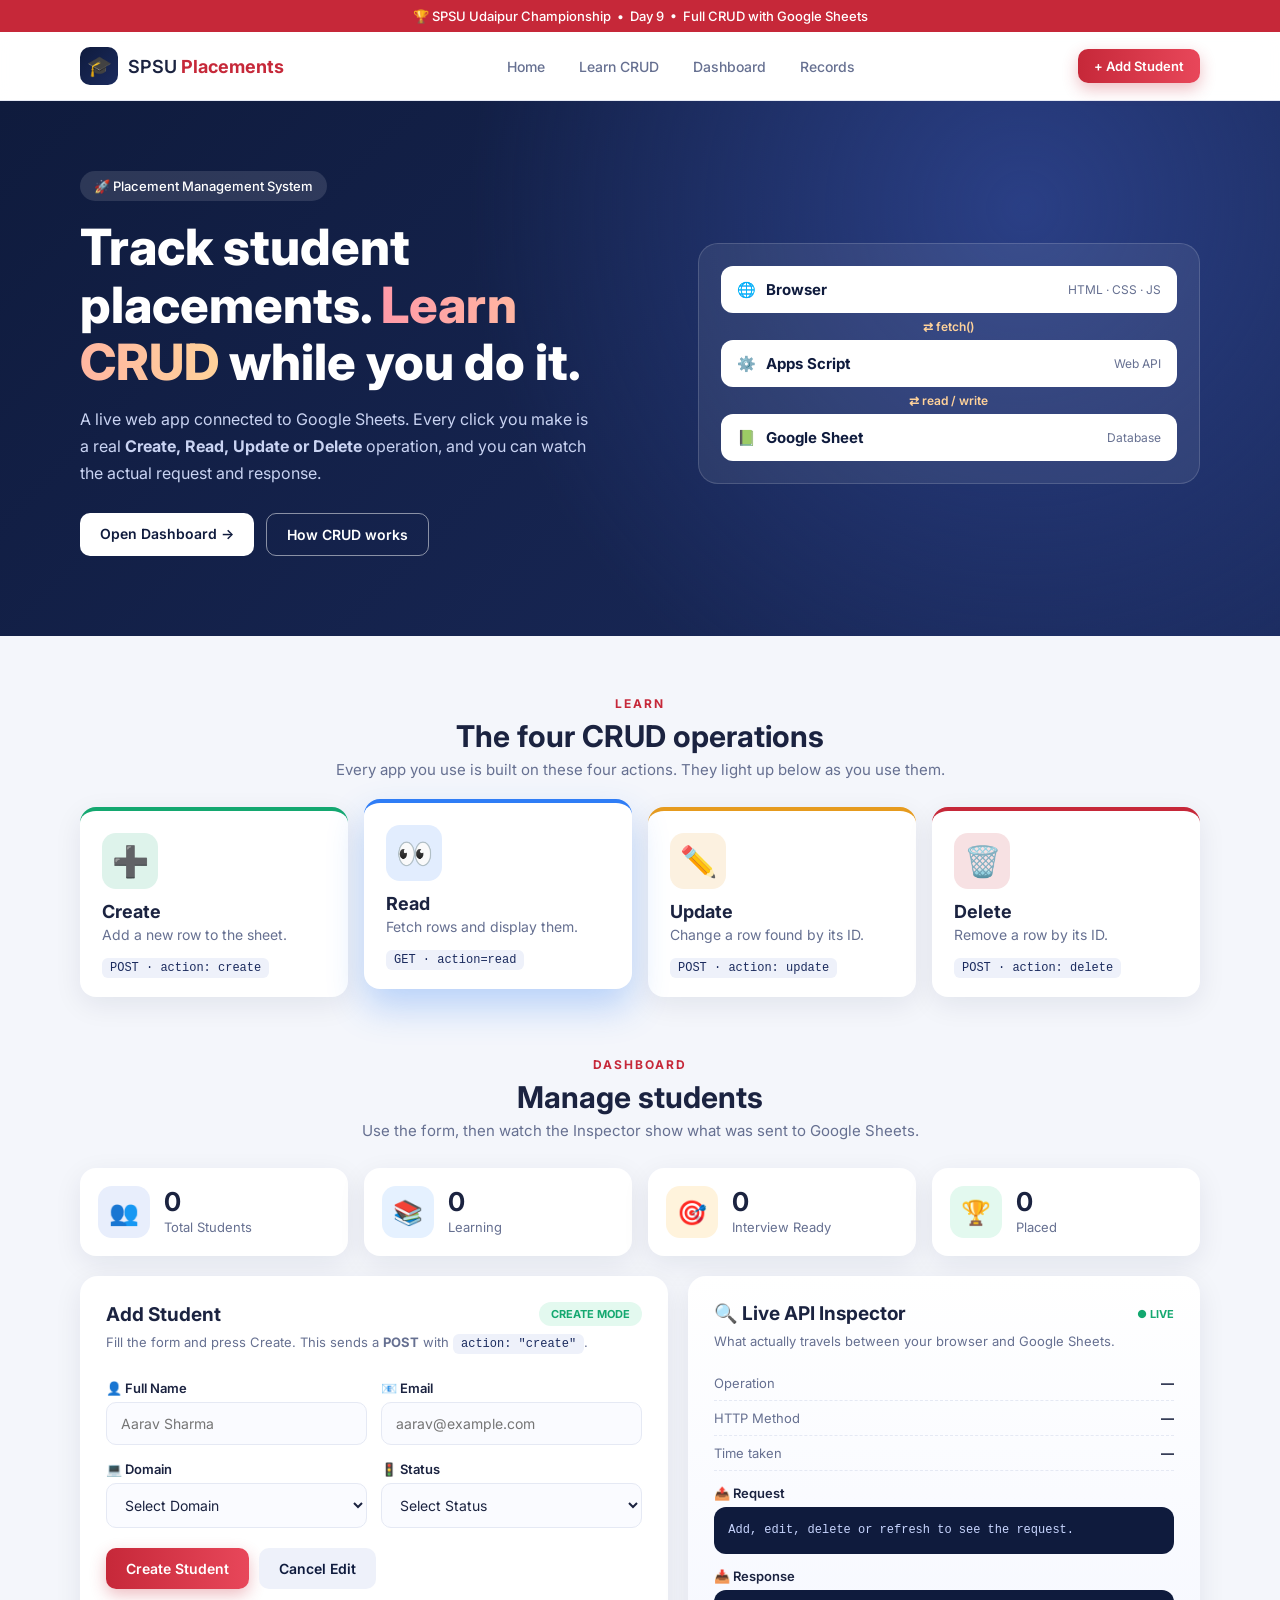
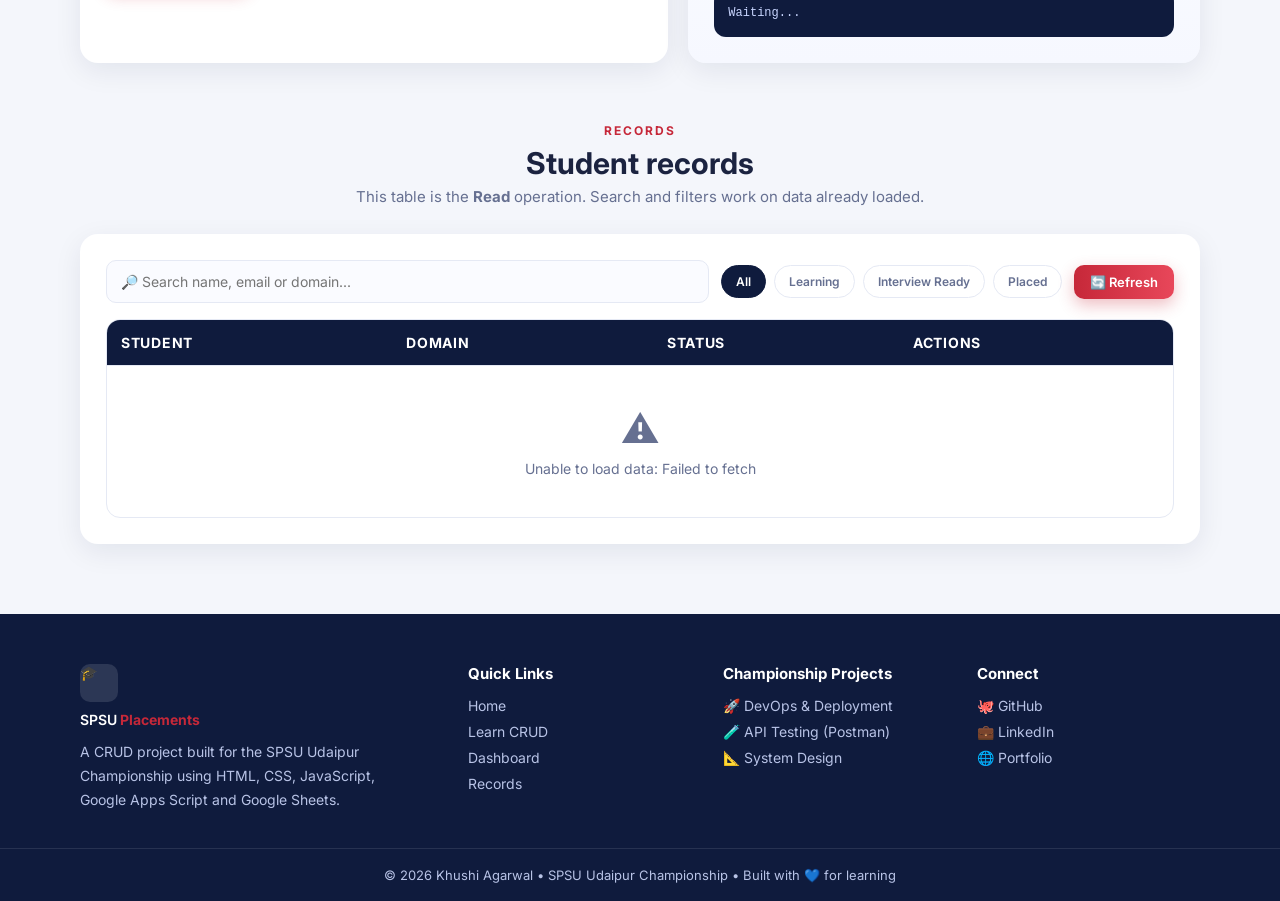
<file: index.html>
<!DOCTYPE html>
<html lang="en">
<head>
  <meta charset="UTF-8">
  <meta name="viewport" content="width=device-width, initial-scale=1.0">
  <title>SPSU Student Placement Tracker</title>
  <link href="https://fonts.googleapis.com/css2?family=Inter:wght@400;500;600;700;800&display=swap" rel="stylesheet">
  <link rel="stylesheet" href="style.css">
</head>
<body>

  <div class="topbar">🏆 SPSU Udaipur Championship &nbsp;•&nbsp; Day 9 &nbsp;•&nbsp; Full CRUD with Google Sheets</div>

  <nav class="navbar">
    <div class="wrap navInner">
      <a href="#home" class="brand"><span class="logo">🎓</span><span>SPSU<b> Placements</b></span></a>
      <div class="navLinks">
        <a href="#home">Home</a>
        <a href="#learn">Learn CRUD</a>
        <a href="#dashboard">Dashboard</a>
        <a href="#records">Records</a>
      </div>
      <a href="#dashboard" class="btn primary small">+ Add Student</a>
    </div>
  </nav>

  <header class="hero" id="home">
    <div class="wrap heroInner">
      <div class="heroText">
        <span class="badge">🚀 Placement Management System</span>
        <h1>Track student placements. <span class="grad">Learn CRUD</span> while you do it.</h1>
        <p>A live web app connected to Google Sheets. Every click you make is a real <b>Create, Read, Update or Delete</b> operation, and you can watch the actual request and response.</p>
        <div class="heroBtns">
          <a href="#dashboard" class="btn light">Open Dashboard →</a>
          <a href="#learn" class="btn outline">How CRUD works</a>
        </div>
      </div>
      <div class="heroArt">
        <div class="flow">
          <div class="flowItem">🌐 <b>Browser</b><small>HTML · CSS · JS</small></div>
          <div class="arrow">⇄ fetch()</div>
          <div class="flowItem">⚙️ <b>Apps Script</b><small>Web API</small></div>
          <div class="arrow">⇄ read / write</div>
          <div class="flowItem">📗 <b>Google Sheet</b><small>Database</small></div>
        </div>
      </div>
    </div>
  </header>

  <main class="wrap">

    <section id="learn" class="section">
      <div class="secHead"><span class="kicker">LEARN</span><h2>The four CRUD operations</h2><p>Every app you use is built on these four actions. They light up below as you use them.</p></div>
      <div class="crudGrid">
        <article class="crudCard c1" id="crud-create"><div class="crudIcon">➕</div><h3>Create</h3><p>Add a new row to the sheet.</p><code>POST · action: create</code></article>
        <article class="crudCard c2" id="crud-read"><div class="crudIcon">👀</div><h3>Read</h3><p>Fetch rows and display them.</p><code>GET · action=read</code></article>
        <article class="crudCard c3" id="crud-update"><div class="crudIcon">✏️</div><h3>Update</h3><p>Change a row found by its ID.</p><code>POST · action: update</code></article>
        <article class="crudCard c4" id="crud-delete"><div class="crudIcon">🗑️</div><h3>Delete</h3><p>Remove a row by its ID.</p><code>POST · action: delete</code></article>
      </div>
    </section>

    <section id="dashboard" class="section">
      <div class="secHead"><span class="kicker">DASHBOARD</span><h2>Manage students</h2><p>Use the form, then watch the Inspector show what was sent to Google Sheets.</p></div>

      <div class="stats">
        <div class="stat"><span class="statIcon bg1">👥</span><div><h4 id="statTotal">0</h4><p>Total Students</p></div></div>
        <div class="stat"><span class="statIcon bg2">📚</span><div><h4 id="statLearning">0</h4><p>Learning</p></div></div>
        <div class="stat"><span class="statIcon bg3">🎯</span><div><h4 id="statReady">0</h4><p>Interview Ready</p></div></div>
        <div class="stat"><span class="statIcon bg4">🏆</span><div><h4 id="statPlaced">0</h4><p>Placed</p></div></div>
      </div>

      <div class="layout">
        <div class="card formCard" id="formCard">
          <div class="cardHead"><h3 id="formTitle">Add Student</h3><span class="modeBadge" id="modeBadge">CREATE MODE</span></div>
          <p class="hint" id="modeHint">Fill the form and press Create. This sends a <b>POST</b> with <code>action: "create"</code>.</p>
          <form id="studentForm">
            <input type="hidden" id="studentId">
            <div class="two">
              <div><label for="name">👤 Full Name</label><input type="text" id="name" placeholder="Aarav Sharma" required></div>
              <div><label for="email">📧 Email</label><input type="email" id="email" placeholder="aarav@example.com" required></div>
              <div><label for="domain">💻 Domain</label>
                <select id="domain" required><option value="">Select Domain</option><option>Java Full Stack</option><option>Data Analytics</option><option>Python</option><option>Cloud</option><option>UI/UX</option></select></div>
              <div><label for="status">🚦 Status</label>
                <select id="status" required><option value="">Select Status</option><option>Learning</option><option>Interview Ready</option><option>Placed</option></select></div>
            </div>
            <div class="actions">
              <button type="submit" id="submitBtn" class="btn primary">Create Student</button>
              <button type="button" id="cancelBtn" class="btn ghost">Cancel Edit</button>
            </div>
          </form>
          <p id="message"></p>
        </div>

        <div class="card inspector">
          <div class="cardHead"><h3>🔍 Live API Inspector</h3><span class="live">● LIVE</span></div>
          <p class="hint">What actually travels between your browser and Google Sheets.</p>
          <div class="inspRow"><span>Operation</span><b id="inspOp">—</b></div>
          <div class="inspRow"><span>HTTP Method</span><b id="inspMethod">—</b></div>
          <div class="inspRow"><span>Time taken</span><b id="inspTime">—</b></div>
          <p class="inspLabel">📤 Request</p>
          <pre id="inspReq">Add, edit, delete or refresh to see the request.</pre>
          <p class="inspLabel">📥 Response</p>
          <pre id="inspRes">Waiting...</pre>
        </div>
      </div>
    </section>

    <section id="records" class="section">
      <div class="secHead"><span class="kicker">RECORDS</span><h2>Student records</h2><p>This table is the <b>Read</b> operation. Search and filters work on data already loaded.</p></div>
      <div class="card">
        <div class="toolbar">
          <input type="search" id="searchInput" placeholder="🔎 Search name, email or domain...">
          <div class="chips" id="chips">
            <button class="chip active" data-filter="All">All</button>
            <button class="chip" data-filter="Learning">Learning</button>
            <button class="chip" data-filter="Interview Ready">Interview Ready</button>
            <button class="chip" data-filter="Placed">Placed</button>
          </div>
          <button class="btn primary small" id="refreshBtn">🔄 Refresh</button>
        </div>
        <div class="tableWrapper">
          <table>
            <thead><tr><th>Student</th><th>Domain</th><th>Status</th><th>Actions</th></tr></thead>
            <tbody id="studentTableBody"></tbody>
          </table>
        </div>
      </div>
    </section>
  </main>

  <footer class="footer">
    <div class="wrap footGrid">
      <div>
        <a href="#home" class="brand light"><span class="logo">🎓</span><span>SPSU<b> Placements</b></span></a>
        <p class="footAbout">A CRUD project built for the SPSU Udaipur Championship using HTML, CSS, JavaScript, Google Apps Script and Google Sheets.</p>
      </div>
      <div>
        <h5>Quick Links</h5>
        <a href="#home">Home</a><a href="#learn">Learn CRUD</a><a href="#dashboard">Dashboard</a><a href="#records">Records</a>
      </div>
      <div>
        <h5>Championship Projects</h5>
        <a href="projects/devops/index.html">🚀 DevOps &amp; Deployment</a>
        <a href="projects/api-testing/index.html">🧪 API Testing (Postman)</a>
        <a href="projects/system-design/index.html">📐 System Design</a>
      </div>
      <div>
        <h5>Connect</h5>
        <a href="https://github.com/Khuhsirox25" target="_blank" rel="noopener">🐙 GitHub</a>
        <a href="https://www.linkedin.com/in/khushi-agarwal-5745a8314/" target="_blank" rel="noopener">💼 LinkedIn</a>
        <a href="https://khuhsirox25.github.io/portfolio_new/" target="_blank" rel="noopener">🌐 Portfolio</a>
      </div>
    </div>
    <div class="footBottom">© 2026 Khushi Agarwal • SPSU Udaipur Championship • Built with 💙 for learning</div>
  </footer>

  <div class="modalBack" id="modalBack">
    <div class="modal">
      <div class="modalIcon">🗑️</div>
      <h3>Delete this student?</h3>
      <p id="modalText">This permanently removes the row from your Google Sheet.</p>
      <div class="actions center">
        <button class="btn ghost" id="modalCancel">Keep it</button>
        <button class="btn danger" id="modalConfirm">Yes, delete</button>
      </div>
    </div>
  </div>
  <div class="toast" id="toast"></div>

  <script src="script.js"></script>
</body>
</html>
</file>
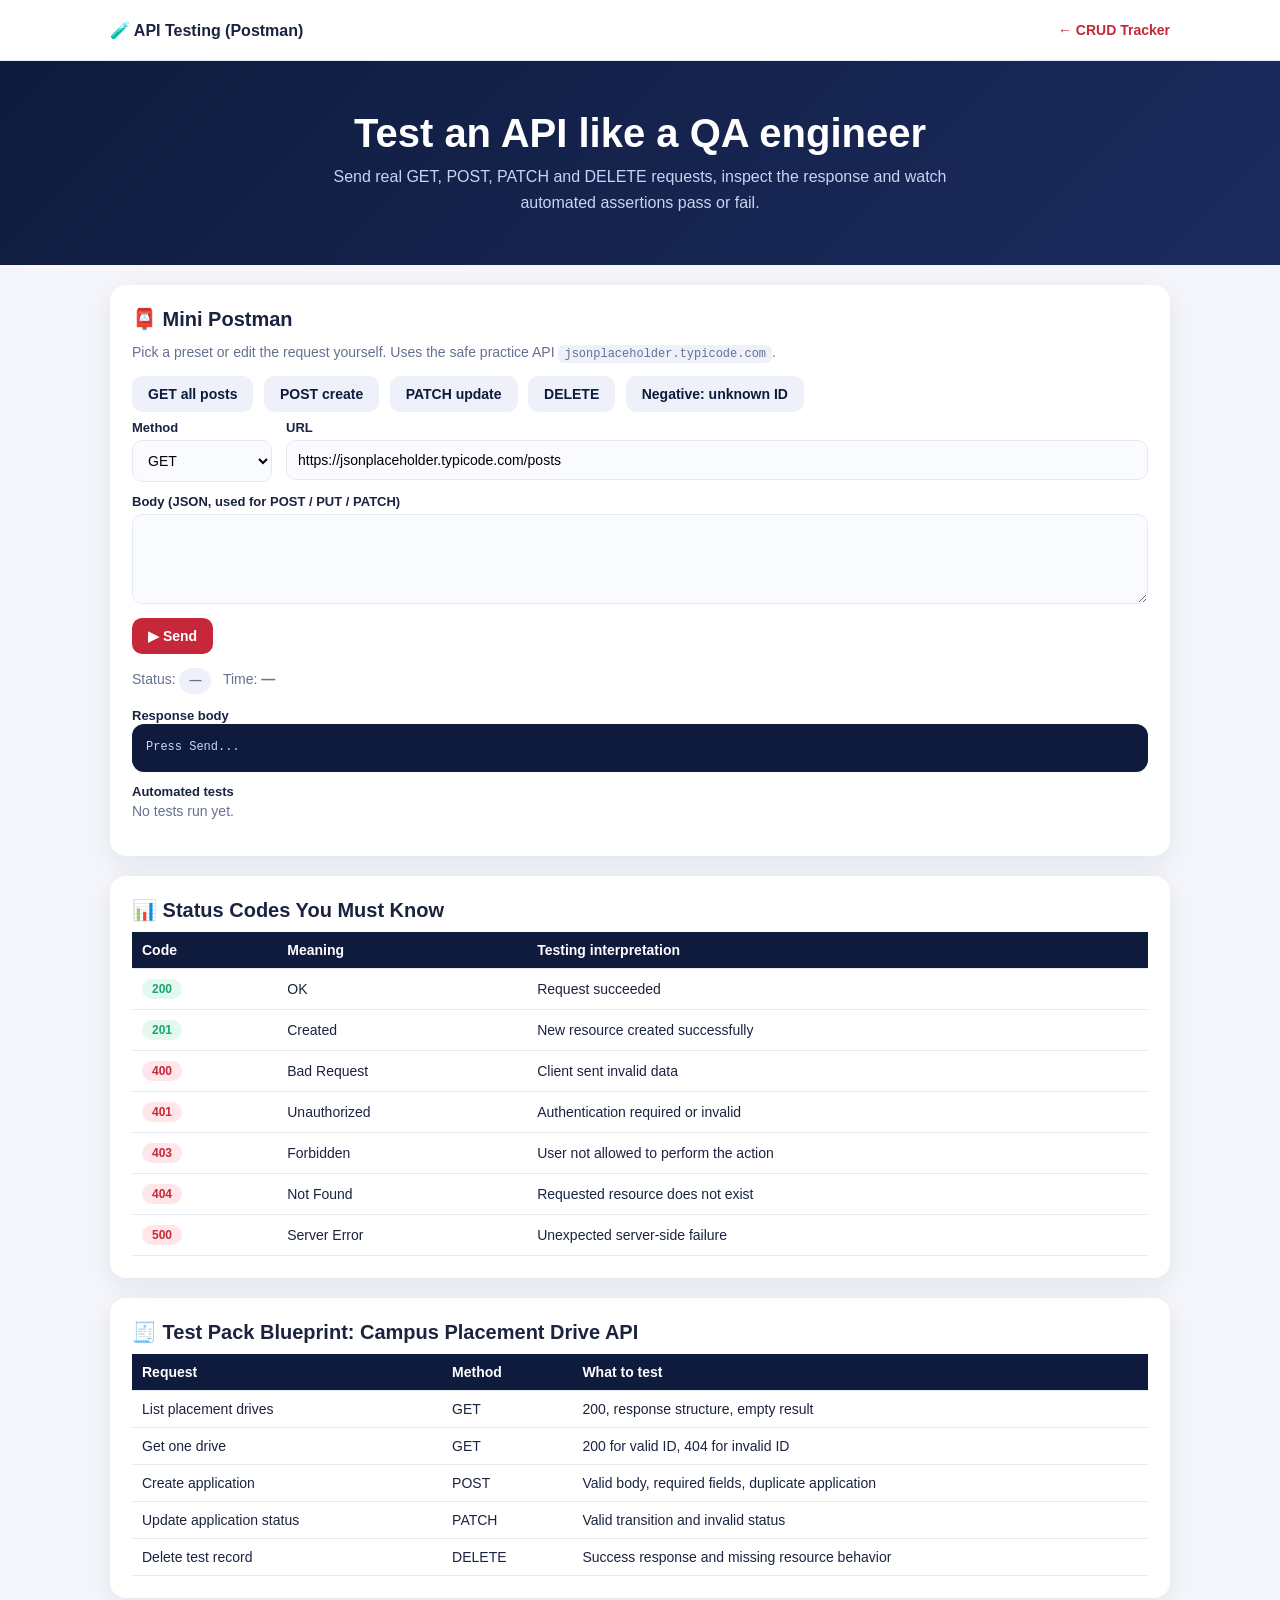
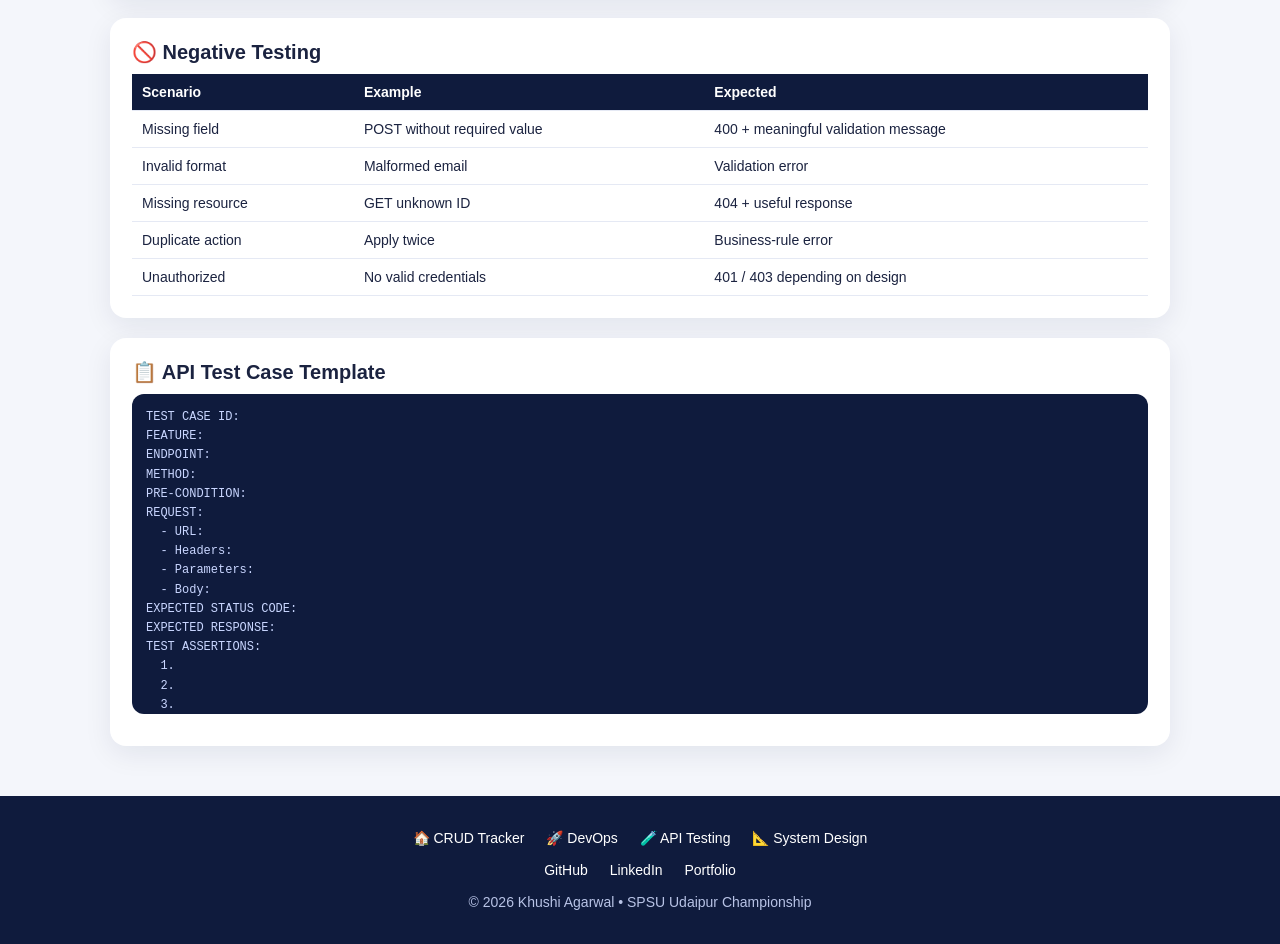
<file: projects/api-testing/index.html>
<!DOCTYPE html>
<html lang="en">
<head>
<meta charset="UTF-8">
<meta name="viewport" content="width=device-width,initial-scale=1">
<title>API Testing War Arena</title>
<link rel="stylesheet" href="../shared.css">
</head>
<body>
<nav><div class="wrap"><span>🧪 API Testing (Postman)</span><a href="../../index.html">← CRUD Tracker</a></div></nav>

<header class="hero"><div class="wrap">
  <h1>Test an API like a QA engineer</h1>
  <p>Send real GET, POST, PATCH and DELETE requests, inspect the response and watch automated assertions pass or fail.</p>
</div></header>

<main class="wrap">

  <section class="card">
    <h2>📮 Mini Postman</h2>
    <p class="muted">Pick a preset or edit the request yourself. Uses the safe practice API <code>jsonplaceholder.typicode.com</code>.</p>
    <button class="alt" data-p="0">GET all posts</button>
    <button class="alt" data-p="1">POST create</button>
    <button class="alt" data-p="2">PATCH update</button>
    <button class="alt" data-p="3">DELETE</button>
    <button class="alt" data-p="4">Negative: unknown ID</button>

    <div class="grid" style="grid-template-columns:140px 1fr">
      <div><label>Method</label>
        <select id="method"><option>GET</option><option>POST</option><option>PUT</option><option>PATCH</option><option>DELETE</option></select></div>
      <div><label>URL</label><input id="url" value="https://jsonplaceholder.typicode.com/posts"></div>
    </div>
    <label>Body (JSON, used for POST / PUT / PATCH)</label>
    <textarea id="body"></textarea>
    <button id="send">▶ Send</button>

    <p class="muted" style="margin-top:8px">
      Status: <span id="status" class="tag">—</span> &nbsp;
      Time: <b id="time">—</b>
    </p>
    <label>Response body</label>
    <pre id="resp">Press Send...</pre>
    <label>Automated tests</label>
    <div id="tests" class="muted">No tests run yet.</div>
  </section>

  <section class="card">
    <h2>📊 Status Codes You Must Know</h2>
    <div class="tw"><table>
      <tr><th>Code</th><th>Meaning</th><th>Testing interpretation</th></tr>
      <tr><td><span class="tag s200">200</span></td><td>OK</td><td>Request succeeded</td></tr>
      <tr><td><span class="tag s200">201</span></td><td>Created</td><td>New resource created successfully</td></tr>
      <tr><td><span class="tag s400">400</span></td><td>Bad Request</td><td>Client sent invalid data</td></tr>
      <tr><td><span class="tag s400">401</span></td><td>Unauthorized</td><td>Authentication required or invalid</td></tr>
      <tr><td><span class="tag s400">403</span></td><td>Forbidden</td><td>User not allowed to perform the action</td></tr>
      <tr><td><span class="tag s400">404</span></td><td>Not Found</td><td>Requested resource does not exist</td></tr>
      <tr><td><span class="tag s400">500</span></td><td>Server Error</td><td>Unexpected server-side failure</td></tr>
    </table></div>
  </section>

  <section class="card">
    <h2>🧾 Test Pack Blueprint: Campus Placement Drive API</h2>
    <div class="tw"><table>
      <tr><th>Request</th><th>Method</th><th>What to test</th></tr>
      <tr><td>List placement drives</td><td>GET</td><td>200, response structure, empty result</td></tr>
      <tr><td>Get one drive</td><td>GET</td><td>200 for valid ID, 404 for invalid ID</td></tr>
      <tr><td>Create application</td><td>POST</td><td>Valid body, required fields, duplicate application</td></tr>
      <tr><td>Update application status</td><td>PATCH</td><td>Valid transition and invalid status</td></tr>
      <tr><td>Delete test record</td><td>DELETE</td><td>Success response and missing resource behavior</td></tr>
    </table></div>
  </section>

  <section class="card">
    <h2>🚫 Negative Testing</h2>
    <div class="tw"><table>
      <tr><th>Scenario</th><th>Example</th><th>Expected</th></tr>
      <tr><td>Missing field</td><td>POST without required value</td><td>400 + meaningful validation message</td></tr>
      <tr><td>Invalid format</td><td>Malformed email</td><td>Validation error</td></tr>
      <tr><td>Missing resource</td><td>GET unknown ID</td><td>404 + useful response</td></tr>
      <tr><td>Duplicate action</td><td>Apply twice</td><td>Business-rule error</td></tr>
      <tr><td>Unauthorized</td><td>No valid credentials</td><td>401 / 403 depending on design</td></tr>
    </table></div>
  </section>

  <section class="card">
    <h2>📋 API Test Case Template</h2>
    <pre>TEST CASE ID:
FEATURE:
ENDPOINT:
METHOD:
PRE-CONDITION:
REQUEST:
  - URL:
  - Headers:
  - Parameters:
  - Body:
EXPECTED STATUS CODE:
EXPECTED RESPONSE:
TEST ASSERTIONS:
  1.
  2.
  3.
NEGATIVE TEST:
ACTUAL RESULT:
PASS / FAIL</pre>
  </section>
</main>

<footer><div class="wrap">
  <a href="../../index.html">🏠 CRUD Tracker</a>
  <a href="../devops/index.html">🚀 DevOps</a>
  <a href="../api-testing/index.html">🧪 API Testing</a>
  <a href="../system-design/index.html">📐 System Design</a><br>
  <a href="https://github.com/Khuhsirox25" target="_blank" rel="noopener">GitHub</a>
  <a href="https://www.linkedin.com/in/khushi-agarwal-5745a8314/" target="_blank" rel="noopener">LinkedIn</a>
  <a href="https://khuhsirox25.github.io/portfolio_new/" target="_blank" rel="noopener">Portfolio</a><br>
  © 2026 Khushi Agarwal • SPSU Udaipur Championship
</div></footer>

<script>
const $ = id => document.getElementById(id);
const BASE = "https://jsonplaceholder.typicode.com";

const presets = [
  { m: "GET",    u: BASE + "/posts", b: "" },
  { m: "POST",   u: BASE + "/posts", b: JSON.stringify({ title: "SPSU Placement Application", body: "Student application created during API Testing War Arena", userId: 101 }, null, 2) },
  { m: "PATCH",  u: BASE + "/posts/1", b: JSON.stringify({ title: "Updated Placement Application" }, null, 2) },
  { m: "DELETE", u: BASE + "/posts/1", b: "" },
  { m: "GET",    u: BASE + "/posts/99999", b: "" }
];

document.querySelectorAll("[data-p]").forEach(btn => btn.addEventListener("click", () => {
  const p = presets[btn.dataset.p];
  $("method").value = p.m; $("url").value = p.u; $("body").value = p.b;
}));
$("body").value = presets[0].b;

function addTest(name, pass) {
  const d = document.createElement("div");
  d.className = pass ? "ok" : "bad";
  d.textContent = (pass ? "✔ PASS  " : "✘ FAIL  ") + name;
  $("tests").appendChild(d);
}

$("send").addEventListener("click", async () => {
  const method = $("method").value, url = $("url").value.trim();
  const opts = { method, headers: { "Content-Type": "application/json" } };
  if (["POST", "PUT", "PATCH"].includes(method)) opts.body = $("body").value;

  $("send").disabled = true;
  $("resp").textContent = "Sending...";
  $("tests").textContent = "";
  const t = performance.now();

  try {
    const res = await fetch(url, opts);
    const text = await res.text();
    const ms = Math.round(performance.now() - t);

    $("status").textContent = res.status + " " + (res.statusText || "");
    $("status").className = "tag " + (res.ok ? "s200" : "s400");
    $("time").textContent = ms + " ms";

    let json = null;
    try { json = JSON.parse(text); } catch (e) {}
    $("resp").textContent = json !== null
      ? JSON.stringify(json, null, 2).slice(0, 2500) + (text.length > 2500 ? "\n... (trimmed)" : "")
      : text;

    addTest("Status code is successful (200 or 201)", [200, 201].includes(res.status));
    addTest("Response time is below 1000 ms", ms < 1000);
    addTest("Response body is JSON", json !== null);
    if (json !== null) {
      const sample = Array.isArray(json) ? json[0] : json;
      addTest("Response contains an id", !!sample && typeof sample === "object" && "id" in sample);
    }
    if (res.status === 404) addTest("Negative test: missing resource returns 404", true);
  } catch (err) {
    $("status").textContent = "Network error";
    $("status").className = "tag s400";
    $("resp").textContent = err.message;
    addTest("Request reached the server", false);
  } finally {
    $("send").disabled = false;
  }
});
</script>
</body>
</html>
</file>
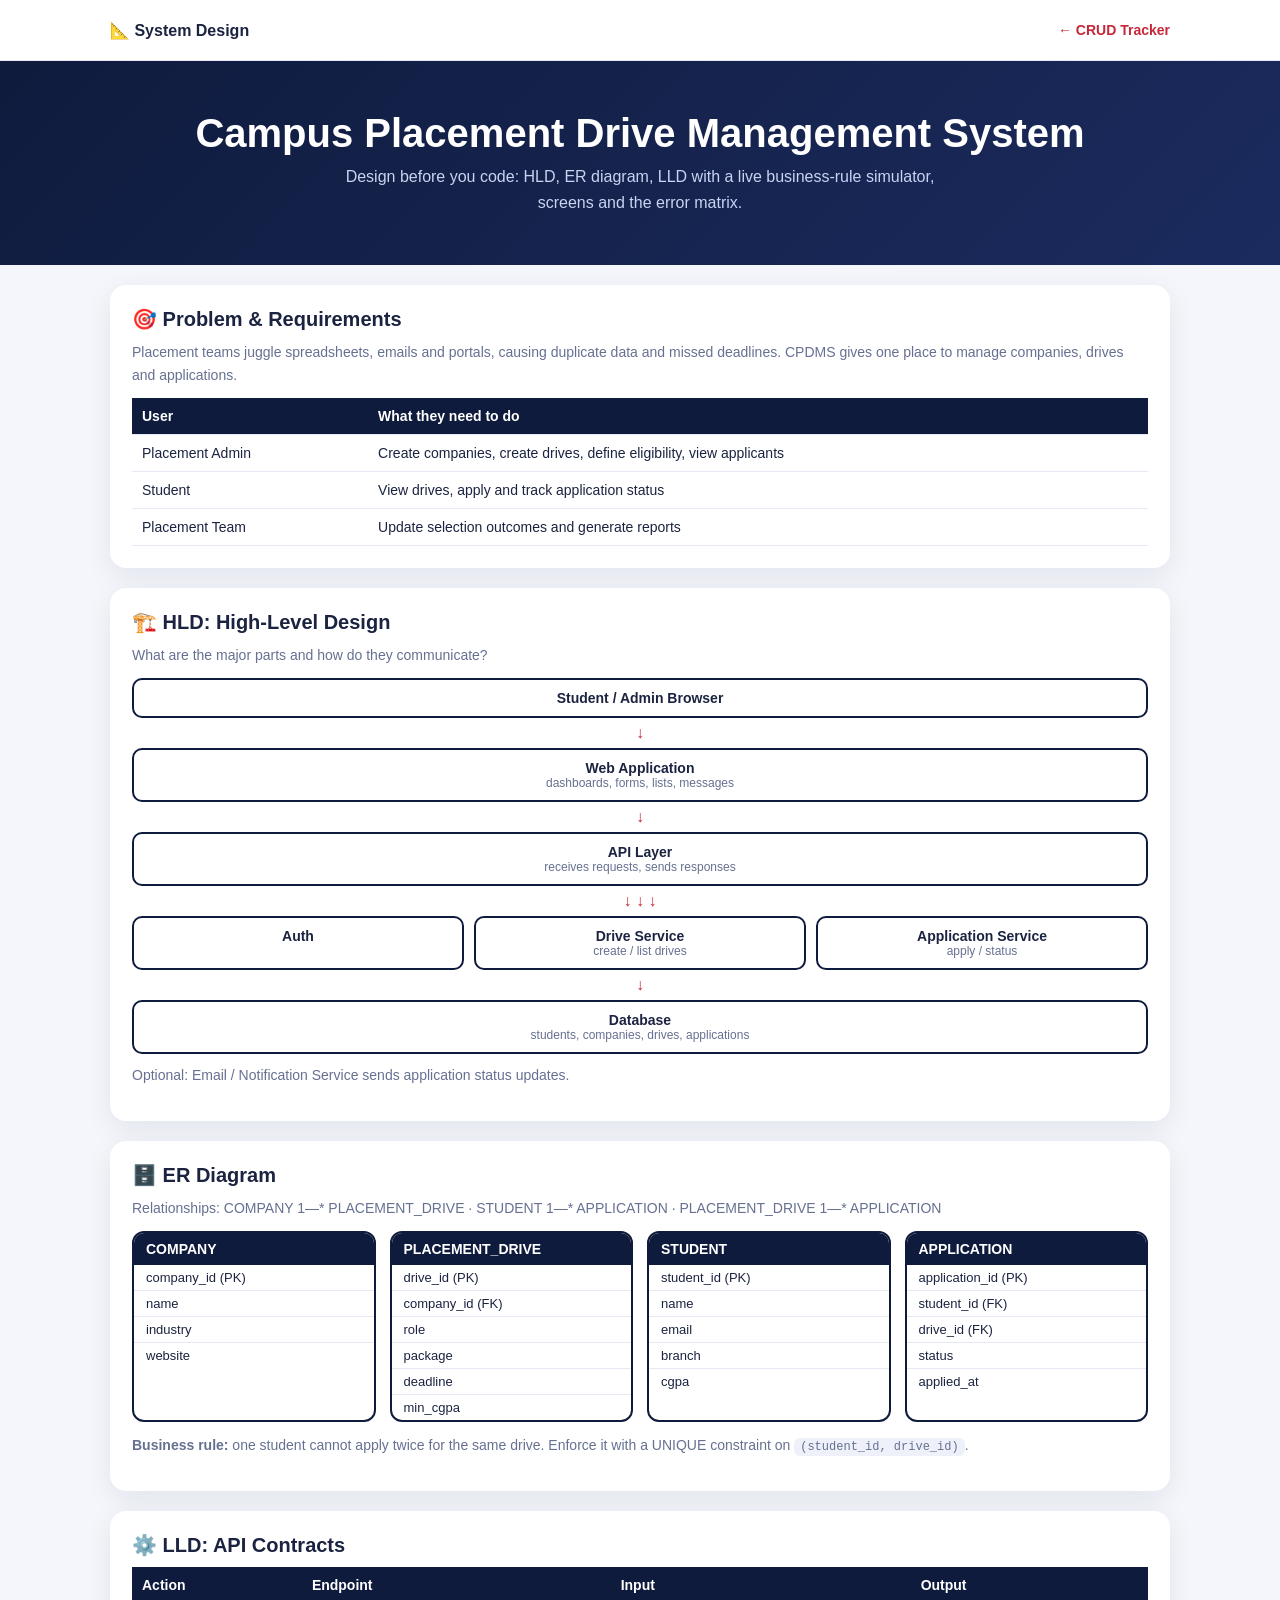
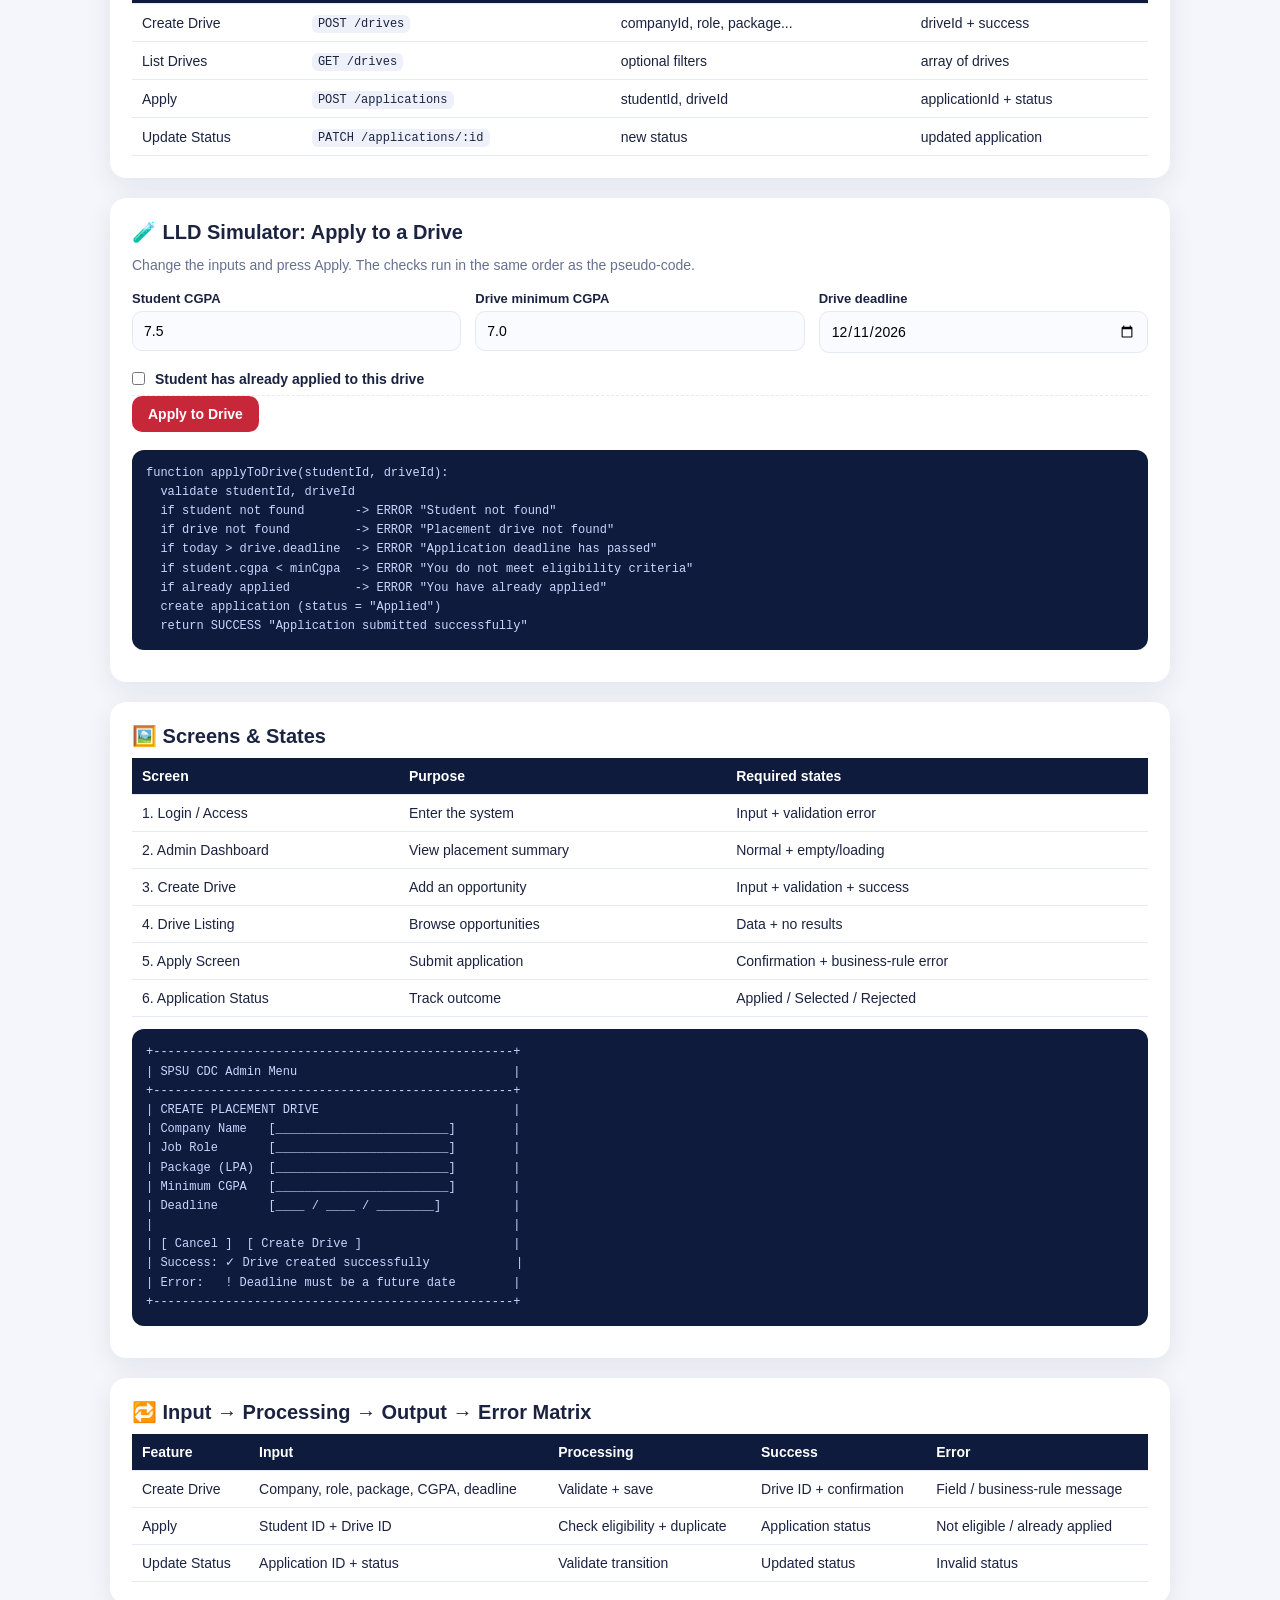
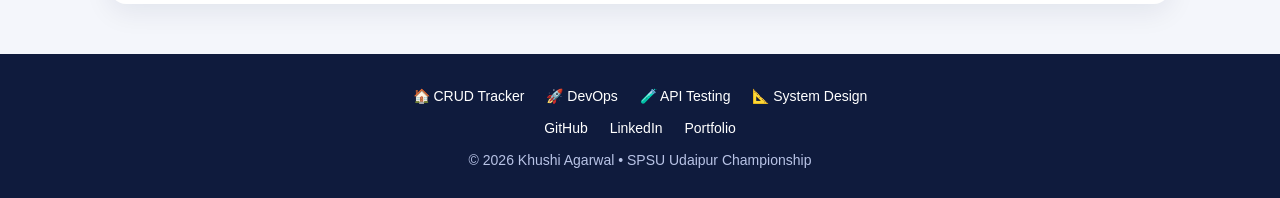
<file: projects/system-design/index.html>
<!DOCTYPE html>
<html lang="en">
<head>
<meta charset="UTF-8">
<meta name="viewport" content="width=device-width,initial-scale=1">
<title>System Design War Arena</title>
<link rel="stylesheet" href="../shared.css">
</head>
<body>
<nav><div class="wrap"><span>📐 System Design</span><a href="../../index.html">← CRUD Tracker</a></div></nav>

<header class="hero"><div class="wrap">
  <h1>Campus Placement Drive Management System</h1>
  <p>Design before you code: HLD, ER diagram, LLD with a live business-rule simulator, screens and the error matrix.</p>
</div></header>

<main class="wrap">

  <section class="card">
    <h2>🎯 Problem &amp; Requirements</h2>
    <p class="muted">Placement teams juggle spreadsheets, emails and portals, causing duplicate data and missed deadlines. CPDMS gives one place to manage companies, drives and applications.</p>
    <div class="tw"><table>
      <tr><th>User</th><th>What they need to do</th></tr>
      <tr><td>Placement Admin</td><td>Create companies, create drives, define eligibility, view applicants</td></tr>
      <tr><td>Student</td><td>View drives, apply and track application status</td></tr>
      <tr><td>Placement Team</td><td>Update selection outcomes and generate reports</td></tr>
    </table></div>
  </section>

  <section class="card">
    <h2>🏗️ HLD: High-Level Design</h2>
    <p class="muted">What are the major parts and how do they communicate?</p>
    <div class="box">Student / Admin Browser</div><div class="arrow">↓</div>
    <div class="box">Web Application<small>dashboards, forms, lists, messages</small></div><div class="arrow">↓</div>
    <div class="box">API Layer<small>receives requests, sends responses</small></div><div class="arrow">↓ ↓ ↓</div>
    <div class="row3">
      <div class="box">Auth</div>
      <div class="box">Drive Service<small>create / list drives</small></div>
      <div class="box">Application Service<small>apply / status</small></div>
    </div>
    <div class="arrow">↓</div>
    <div class="box">Database<small>students, companies, drives, applications</small></div>
    <p class="muted" style="margin-top:10px">Optional: Email / Notification Service sends application status updates.</p>
  </section>

  <section class="card">
    <h2>🗄️ ER Diagram</h2>
    <p class="muted">Relationships: COMPANY 1—* PLACEMENT_DRIVE · STUDENT 1—* APPLICATION · PLACEMENT_DRIVE 1—* APPLICATION</p>
    <div class="grid">
      <div class="entity"><h4>COMPANY</h4><p>company_id (PK)</p><p>name</p><p>industry</p><p>website</p></div>
      <div class="entity"><h4>PLACEMENT_DRIVE</h4><p>drive_id (PK)</p><p>company_id (FK)</p><p>role</p><p>package</p><p>deadline</p><p>min_cgpa</p></div>
      <div class="entity"><h4>STUDENT</h4><p>student_id (PK)</p><p>name</p><p>email</p><p>branch</p><p>cgpa</p></div>
      <div class="entity"><h4>APPLICATION</h4><p>application_id (PK)</p><p>student_id (FK)</p><p>drive_id (FK)</p><p>status</p><p>applied_at</p></div>
    </div>
    <p class="muted" style="margin-top:12px"><b>Business rule:</b> one student cannot apply twice for the same drive. Enforce it with a UNIQUE constraint on <code>(student_id, drive_id)</code>.</p>
  </section>

  <section class="card">
    <h2>⚙️ LLD: API Contracts</h2>
    <div class="tw"><table>
      <tr><th>Action</th><th>Endpoint</th><th>Input</th><th>Output</th></tr>
      <tr><td>Create Drive</td><td><code>POST /drives</code></td><td>companyId, role, package...</td><td>driveId + success</td></tr>
      <tr><td>List Drives</td><td><code>GET /drives</code></td><td>optional filters</td><td>array of drives</td></tr>
      <tr><td>Apply</td><td><code>POST /applications</code></td><td>studentId, driveId</td><td>applicationId + status</td></tr>
      <tr><td>Update Status</td><td><code>PATCH /applications/:id</code></td><td>new status</td><td>updated application</td></tr>
    </table></div>
  </section>

  <section class="card">
    <h2>🧪 LLD Simulator: Apply to a Drive</h2>
    <p class="muted">Change the inputs and press Apply. The checks run in the same order as the pseudo-code.</p>
    <div class="grid">
      <div><label>Student CGPA</label><input id="cgpa" type="number" step="0.1" value="7.5"></div>
      <div><label>Drive minimum CGPA</label><input id="min" type="number" step="0.1" value="7.0"></div>
      <div><label>Drive deadline</label><input id="deadline" type="date"></div>
    </div>
    <label class="chk"><input type="checkbox" id="applied"> Student has already applied to this drive</label>
    <button id="apply">Apply to Drive</button>
    <p id="result" class="muted"></p>
    <pre>function applyToDrive(studentId, driveId):
  validate studentId, driveId
  if student not found       -> ERROR "Student not found"
  if drive not found         -> ERROR "Placement drive not found"
  if today > drive.deadline  -> ERROR "Application deadline has passed"
  if student.cgpa < minCgpa  -> ERROR "You do not meet eligibility criteria"
  if already applied         -> ERROR "You have already applied"
  create application (status = "Applied")
  return SUCCESS "Application submitted successfully"</pre>
  </section>

  <section class="card">
    <h2>🖼️ Screens &amp; States</h2>
    <div class="tw"><table>
      <tr><th>Screen</th><th>Purpose</th><th>Required states</th></tr>
      <tr><td>1. Login / Access</td><td>Enter the system</td><td>Input + validation error</td></tr>
      <tr><td>2. Admin Dashboard</td><td>View placement summary</td><td>Normal + empty/loading</td></tr>
      <tr><td>3. Create Drive</td><td>Add an opportunity</td><td>Input + validation + success</td></tr>
      <tr><td>4. Drive Listing</td><td>Browse opportunities</td><td>Data + no results</td></tr>
      <tr><td>5. Apply Screen</td><td>Submit application</td><td>Confirmation + business-rule error</td></tr>
      <tr><td>6. Application Status</td><td>Track outcome</td><td>Applied / Selected / Rejected</td></tr>
    </table></div>
    <pre style="margin-top:12px">+--------------------------------------------------+
| SPSU CDC Admin Menu                              |
+--------------------------------------------------+
| CREATE PLACEMENT DRIVE                           |
| Company Name   [________________________]        |
| Job Role       [________________________]        |
| Package (LPA)  [________________________]        |
| Minimum CGPA   [________________________]        |
| Deadline       [____ / ____ / ________]          |
|                                                  |
| [ Cancel ]  [ Create Drive ]                     |
| Success: ✓ Drive created successfully            |
| Error:   ! Deadline must be a future date        |
+--------------------------------------------------+</pre>
  </section>

  <section class="card">
    <h2>🔁 Input → Processing → Output → Error Matrix</h2>
    <div class="tw"><table>
      <tr><th>Feature</th><th>Input</th><th>Processing</th><th>Success</th><th>Error</th></tr>
      <tr><td>Create Drive</td><td>Company, role, package, CGPA, deadline</td><td>Validate + save</td><td>Drive ID + confirmation</td><td>Field / business-rule message</td></tr>
      <tr><td>Apply</td><td>Student ID + Drive ID</td><td>Check eligibility + duplicate</td><td>Application status</td><td>Not eligible / already applied</td></tr>
      <tr><td>Update Status</td><td>Application ID + status</td><td>Validate transition</td><td>Updated status</td><td>Invalid status</td></tr>
    </table></div>
  </section>
</main>

<footer><div class="wrap">
  <a href="../../index.html">🏠 CRUD Tracker</a>
  <a href="../devops/index.html">🚀 DevOps</a>
  <a href="../api-testing/index.html">🧪 API Testing</a>
  <a href="../system-design/index.html">📐 System Design</a><br>
  <a href="https://github.com/Khuhsirox25" target="_blank" rel="noopener">GitHub</a>
  <a href="https://www.linkedin.com/in/khushi-agarwal-5745a8314/" target="_blank" rel="noopener">LinkedIn</a>
  <a href="https://khuhsirox25.github.io/portfolio_new/" target="_blank" rel="noopener">Portfolio</a><br>
  © 2026 Khushi Agarwal • SPSU Udaipur Championship
</div></footer>

<script>
const $ = id => document.getElementById(id);

// default deadline = 7 days from today
const d = new Date(); d.setDate(d.getDate() + 7);
$("deadline").value = d.toISOString().slice(0, 10);

$("apply").addEventListener("click", () => {
  const cgpa = parseFloat($("cgpa").value);
  const min = parseFloat($("min").value);
  const deadline = $("deadline").value;
  const today = new Date().toISOString().slice(0, 10);
  let msg, ok = false;

  if (isNaN(cgpa) || cgpa < 0 || cgpa > 10) msg = "CGPA must be between 0 and 10.";
  else if (isNaN(min) || min < 0 || min > 10) msg = "Minimum CGPA must be between 0 and 10.";
  else if (!deadline) msg = "Deadline is required.";
  else if (today > deadline) msg = "Application deadline has passed.";
  else if (cgpa < min) msg = "You do not meet eligibility criteria.";
  else if ($("applied").checked) msg = "You have already applied to this drive.";
  else { msg = "Application submitted successfully (status: Applied)."; ok = true; }

  $("result").className = ok ? "ok" : "bad";
  $("result").textContent = (ok ? "✔ " : "✘ ") + msg;
});
</script>
</body>
</html>
</file>
<file: style.css>
:root{--navy:#0f1b3d;--navy2:#1b2b5e;--red:#c62839;--red2:#e8475a;--bg:#f4f6fb;--text:#1b2340;--muted:#667091;--line:#e5e9f4;--green:#14a870;--amber:#e69b1e;--blue:#2f7df6;--shadow:0 8px 28px rgba(15,27,61,.08)}
*{box-sizing:border-box;margin:0;padding:0;font-family:"Inter",Arial,sans-serif}
html{scroll-behavior:smooth;scroll-padding-top:80px}
body{background:var(--bg);color:var(--text)}
a{text-decoration:none;color:inherit}
.wrap{max-width:1160px;margin:auto;padding:0 20px}

/* TOP BAR + NAVBAR */
.topbar{background:var(--red);color:#fff;text-align:center;font-size:13px;font-weight:500;padding:8px 12px}
.navbar{position:sticky;top:0;z-index:40;background:rgba(255,255,255,.92);backdrop-filter:blur(10px);border-bottom:1px solid var(--line)}
.navInner{display:flex;align-items:center;justify-content:space-between;height:68px;gap:16px}
.brand{display:flex;align-items:center;gap:10px;font-weight:600;font-size:18px}
.brand b{color:var(--red)}
.logo{width:38px;height:38px;display:grid;place-items:center;background:linear-gradient(135deg,var(--navy),var(--navy2));border-radius:10px;font-size:20px}
.navLinks{display:flex;gap:6px}
.navLinks a{padding:8px 14px;border-radius:8px;font-weight:500;font-size:14px;color:var(--muted);transition:.2s}
.navLinks a:hover{background:#eef1fa;color:var(--navy)}

/* BUTTONS */
.btn{border:none;padding:12px 20px;border-radius:10px;cursor:pointer;font-weight:600;font-size:14px;transition:.2s;display:inline-block}
.btn:hover{transform:translateY(-2px)}
.btn:disabled{opacity:.6;cursor:wait;transform:none}
.btn.small{padding:9px 16px;font-size:13px}
.btn.primary{background:linear-gradient(90deg,var(--red),var(--red2));color:#fff;box-shadow:0 6px 16px rgba(198,40,57,.3)}
.btn.light{background:#fff;color:var(--navy)}
.btn.outline{border:1.5px solid rgba(255,255,255,.5);color:#fff;background:transparent}
.btn.ghost{background:#eef1fa;color:var(--navy)}
.btn.danger{background:var(--red);color:#fff}

/* HERO */
.hero{background:radial-gradient(circle at 80% 20%,#2a3f85,transparent 50%),linear-gradient(135deg,var(--navy),var(--navy2));color:#fff;padding:70px 0 80px}
.heroInner{display:grid;grid-template-columns:1.15fr 1fr;gap:40px;align-items:center}
.badge{display:inline-block;background:rgba(255,255,255,.12);padding:7px 14px;border-radius:999px;font-size:13px;font-weight:500}
.hero h1{font-size:clamp(30px,4.6vw,50px);line-height:1.15;font-weight:800;margin:18px 0 14px}
.grad{background:linear-gradient(90deg,#ff9aa8,#ffd29a);-webkit-background-clip:text;background-clip:text;color:transparent}
.hero p{color:#c9d3f2;line-height:1.7;max-width:520px}
.heroBtns{display:flex;gap:12px;margin-top:26px;flex-wrap:wrap}
.flow{background:rgba(255,255,255,.08);border:1px solid rgba(255,255,255,.15);border-radius:20px;padding:22px;display:flex;flex-direction:column;gap:6px;align-items:stretch}
.flowItem{background:#fff;color:var(--navy);padding:14px 16px;border-radius:12px;display:flex;align-items:center;gap:10px;font-size:15px}
.flowItem small{margin-left:auto;color:var(--muted);font-size:12px}
.arrow{text-align:center;font-size:12px;color:#ffd29a;font-weight:600;animation:bob 1.6s ease-in-out infinite}
@keyframes bob{50%{transform:translateY(4px)}}

/* SECTIONS */
.section{padding:56px 0 0}
.secHead{text-align:center;margin-bottom:28px}
.kicker{color:var(--red);font-weight:700;font-size:12px;letter-spacing:2px}
.secHead h2{font-size:30px;margin:6px 0}
.secHead p{color:var(--muted);font-size:15px}

/* CRUD CARDS */
.crudGrid{display:grid;grid-template-columns:repeat(4,1fr);gap:16px}
.crudCard{background:#fff;border-radius:16px;padding:22px;border-top:4px solid var(--c);box-shadow:var(--shadow);transition:.3s}
.c1{--c:var(--green)}.c2{--c:var(--blue)}.c3{--c:var(--amber)}.c4{--c:var(--red)}
.crudIcon{font-size:30px;width:56px;height:56px;display:grid;place-items:center;border-radius:14px;background:color-mix(in srgb,var(--c) 14%,white);margin-bottom:12px}
.crudCard h3{font-size:18px;margin-bottom:4px}
.crudCard p{color:var(--muted);font-size:14px;margin-bottom:12px}
code{background:#eef1fa;color:var(--navy2);padding:3px 8px;border-radius:6px;font-size:12px;font-family:Consolas,monospace}
.crudCard.active{transform:translateY(-8px);box-shadow:0 18px 36px color-mix(in srgb,var(--c) 30%,transparent)}
.crudCard.active .crudIcon{animation:pop .5s}
@keyframes pop{50%{transform:scale(1.3) rotate(-8deg)}}

/* STATS */
.stats{display:grid;grid-template-columns:repeat(4,1fr);gap:16px;margin-bottom:20px}
.stat{background:#fff;border-radius:16px;padding:18px;display:flex;align-items:center;gap:14px;box-shadow:var(--shadow)}
.statIcon{width:52px;height:52px;display:grid;place-items:center;border-radius:14px;font-size:24px}
.bg1{background:#e8eefc}.bg2{background:#e5f1ff}.bg3{background:#fff3dc}.bg4{background:#e3f9ef}
.stat h4{font-size:26px;line-height:1}
.stat p{font-size:13px;color:var(--muted);margin-top:4px}

/* CARDS + FORM */
.layout{display:grid;grid-template-columns:1.15fr 1fr;gap:20px}
.card{background:#fff;padding:26px;border-radius:18px;box-shadow:var(--shadow)}
.cardHead{display:flex;justify-content:space-between;align-items:center;gap:10px;flex-wrap:wrap;margin-bottom:6px}
.cardHead h3{font-size:19px}
.hint{color:var(--muted);font-size:13px;line-height:1.6;margin-bottom:14px}
.modeBadge{font-size:11px;font-weight:700;padding:5px 12px;border-radius:999px;background:#e3f9ef;color:var(--green)}
.formCard.editing{box-shadow:0 0 0 2px var(--amber),var(--shadow)}
.formCard.editing .modeBadge{background:#fff3dc;color:#b97800}
.two{display:grid;grid-template-columns:1fr 1fr;gap:4px 14px}
label{display:block;font-weight:600;font-size:13px;margin:12px 0 6px}
input,select{width:100%;padding:12px 14px;border:1.5px solid var(--line);border-radius:10px;font-size:14px;background:#fafbff;color:var(--text);outline:none;transition:.2s}
input:focus,select:focus{border-color:var(--navy2);box-shadow:0 0 0 4px rgba(27,43,94,.1);background:#fff}
.actions{margin-top:20px;display:flex;gap:10px;flex-wrap:wrap}
.actions.center{justify-content:center}
#message{margin-top:14px;font-weight:600;font-size:13px;min-height:18px}
.success{color:var(--green)}.error{color:var(--red)}

/* INSPECTOR */
.inspector{background:linear-gradient(180deg,#fff,#f6f8ff)}
.live{color:var(--green);font-size:11px;font-weight:700;animation:blink 1.4s infinite}
@keyframes blink{50%{opacity:.3}}
.inspRow{display:flex;justify-content:space-between;padding:9px 0;border-bottom:1px dashed var(--line);font-size:13px}
.inspRow span{color:var(--muted)}
.inspLabel{margin:14px 0 6px;font-weight:600;font-size:13px}
pre{background:var(--navy);color:#c9d6ff;padding:14px;border-radius:12px;font-size:12px;line-height:1.6;overflow:auto;max-height:150px;white-space:pre-wrap;word-break:break-word;font-family:Consolas,monospace}

/* TABLE */
.toolbar{display:flex;gap:12px;align-items:center;flex-wrap:wrap;margin-bottom:16px}
.toolbar input{flex:1;min-width:220px}
.chips{display:flex;gap:8px;flex-wrap:wrap}
.chip{border:1.5px solid var(--line);background:#fff;color:var(--muted);padding:8px 14px;border-radius:999px;font-size:12px;font-weight:600;cursor:pointer;transition:.2s}
.chip:hover{border-color:var(--navy2);color:var(--navy)}
.chip.active{background:var(--navy);border-color:var(--navy);color:#fff}
.tableWrapper{overflow-x:auto;border:1px solid var(--line);border-radius:14px}
table{width:100%;border-collapse:collapse;min-width:640px}
th{background:var(--navy);color:#fff;font-size:12px;text-transform:uppercase;letter-spacing:.7px}
th,td{padding:14px;text-align:left;border-bottom:1px solid var(--line);font-size:14px}
tbody tr:hover{background:#f7f9ff}
tbody tr:last-child td{border-bottom:none}
.person{display:flex;align-items:center;gap:12px}
.avatar{width:40px;height:40px;border-radius:50%;display:grid;place-items:center;color:#fff;font-weight:700;font-size:14px;flex-shrink:0}
.pName{font-weight:600}.pEmail{font-size:12px;color:var(--muted)}
.pill{display:inline-block;padding:5px 12px;border-radius:999px;font-size:12px;font-weight:600}
.pill.learning{background:#e5f1ff;color:var(--blue)}
.pill.ready{background:#fff3dc;color:#b97800}
.pill.placed{background:#e3f9ef;color:var(--green)}
.actionBtn{border:none;padding:7px 12px;border-radius:8px;font-size:12px;font-weight:600;cursor:pointer;margin-right:6px;transition:.2s}
.actionBtn:hover{transform:translateY(-2px)}
.editBtn{background:#e5f1ff;color:var(--blue)}
.deleteBtn{background:#ffe6ea;color:var(--red)}
.empty{text-align:center;padding:40px 10px!important;color:var(--muted)}
.empty span{display:block;font-size:38px;margin-bottom:8px}
.skeleton{height:14px;border-radius:8px;background:linear-gradient(90deg,#eef0fb 25%,#f8f9ff 50%,#eef0fb 75%);background-size:200% 100%;animation:shimmer 1.2s infinite}
@keyframes shimmer{to{background-position:-200% 0}}

/* FOOTER */
.footer{background:var(--navy);color:#b8c3e6;margin-top:70px;padding-top:50px}
.footGrid{display:grid;grid-template-columns:1.6fr 1fr 1fr 1fr;gap:32px;padding-bottom:36px}
.brand.light{color:#fff;margin-bottom:12px}
.brand.light .logo{background:rgba(255,255,255,.12)}
.footAbout{font-size:14px;line-height:1.7;max-width:320px}
.footGrid h5{color:#fff;font-size:15px;margin-bottom:14px}
.footGrid a,.footGrid span{display:block;font-size:14px;margin-bottom:9px;transition:.2s}
.footGrid a:hover{color:#fff;padding-left:4px}
.footBottom{border-top:1px solid rgba(255,255,255,.1);text-align:center;padding:18px;font-size:13px}

/* MODAL + TOAST */
.modalBack{position:fixed;inset:0;background:rgba(15,27,61,.5);backdrop-filter:blur(4px);display:none;place-items:center;z-index:60;padding:16px}
.modalBack.show{display:grid}
.modal{background:#fff;padding:30px;border-radius:20px;max-width:400px;width:100%;text-align:center}
.modalIcon{font-size:44px;margin-bottom:8px}
.modal p{color:var(--muted);font-size:14px;line-height:1.6;margin-top:8px}
.toast{position:fixed;bottom:24px;left:50%;transform:translate(-50%,100px);background:var(--navy);color:#fff;padding:12px 22px;border-radius:999px;font-size:14px;opacity:0;transition:.4s;z-index:70;box-shadow:0 10px 30px rgba(0,0,0,.25)}
.toast.show{transform:translate(-50%,0);opacity:1}

/* RESPONSIVE */
@media(max-width:900px){
  .heroInner,.layout{grid-template-columns:1fr}
  .crudGrid,.stats{grid-template-columns:repeat(2,1fr)}
  .footGrid{grid-template-columns:1fr 1fr}
  .navLinks{display:none}
}
@media(max-width:520px){
  .crudGrid,.stats,.two,.footGrid{grid-template-columns:1fr}
  .card{padding:18px}
}
</file>
<file: projects/shared.css>
*{box-sizing:border-box;margin:0;padding:0;font-family:Inter,Arial,sans-serif}
:root{--navy:#0f1b3d;--navy2:#1b2b5e;--red:#c62839;--bg:#f4f6fb;--line:#e5e9f4;--muted:#667091;--green:#14a870;--amber:#e69b1e}
body{background:var(--bg);color:#1b2340}
a{color:inherit;text-decoration:none}
.wrap{max-width:1100px;margin:auto;padding:0 20px}
nav{background:#fff;border-bottom:1px solid var(--line);position:sticky;top:0;z-index:5}
nav .wrap{display:flex;justify-content:space-between;align-items:center;height:60px;font-weight:700}
nav a{color:var(--red);font-size:14px}
.hero{background:linear-gradient(135deg,var(--navy),var(--navy2));color:#fff;padding:50px 0;text-align:center}
.hero h1{font-size:clamp(26px,4vw,40px);margin-bottom:8px}
.hero p{color:#c9d3f2;max-width:640px;margin:auto;line-height:1.6}
.card{background:#fff;border-radius:16px;padding:22px;box-shadow:0 8px 28px rgba(15,27,61,.08);margin-top:20px}
h2{font-size:20px;margin-bottom:10px}
.muted{color:var(--muted);font-size:14px;margin-bottom:12px;line-height:1.6}
.grid{display:grid;grid-template-columns:repeat(auto-fit,minmax(220px,1fr));gap:14px}
input,select,textarea{width:100%;padding:11px;border:1.5px solid var(--line);border-radius:10px;font-size:14px;margin:4px 0 10px;background:#fafbff}
textarea{min-height:90px;font-family:Consolas,monospace}
label{font-size:13px;font-weight:600}
button{background:var(--red);color:#fff;border:0;padding:10px 16px;border-radius:10px;font-weight:600;cursor:pointer;margin:0 6px 6px 0;font-size:14px}
button:hover{opacity:.9}
button.alt{background:#eef1fa;color:var(--navy)}
pre{background:var(--navy);color:#c9d6ff;padding:14px;border-radius:12px;font-size:12px;overflow:auto;white-space:pre-wrap;word-break:break-word;min-height:48px;line-height:1.6;font-family:Consolas,monospace;margin-bottom:10px;max-height:320px}
code{background:#eef1fa;padding:2px 6px;border-radius:6px;font-size:12px;font-family:Consolas,monospace}
.tw{overflow-x:auto}
table{width:100%;border-collapse:collapse;font-size:14px;min-width:520px}
th{background:var(--navy);color:#fff}
th,td{padding:10px;text-align:left;border-bottom:1px solid var(--line)}
.ok{color:var(--green);font-weight:600}
.bad{color:var(--red);font-weight:600}
.box{background:#fff;border:2px solid var(--navy);border-radius:10px;padding:10px;text-align:center;font-weight:600;font-size:14px}
.box small{display:block;color:var(--muted);font-weight:400;font-size:12px}
.arrow{text-align:center;color:var(--red);font-weight:700;margin:6px 0}
.row3{display:grid;grid-template-columns:repeat(3,1fr);gap:10px}
.bar{height:10px;background:var(--line);border-radius:9px;overflow:hidden;margin:8px 0}
.bar div{height:100%;width:0;background:var(--green);transition:.3s}
.chk{display:flex;gap:10px;align-items:center;padding:8px 0;border-bottom:1px dashed var(--line);font-size:14px}
.chk input{width:auto;margin:0}
.tag{display:inline-block;padding:3px 10px;border-radius:999px;font-size:12px;font-weight:700;background:#eef1fa}
.s200{background:#e3f9ef;color:var(--green)}
.s400{background:#ffe6ea;color:var(--red)}
.entity{background:#fff;border:2px solid var(--navy);border-radius:12px;overflow:hidden;font-size:13px}
.entity h4{background:var(--navy);color:#fff;padding:8px 12px;font-size:14px}
.entity p{padding:5px 12px;border-bottom:1px solid var(--line)}
.entity p:last-child{border:0}
footer{background:var(--navy);color:#b8c3e6;margin-top:50px;padding:26px 0;text-align:center;font-size:14px;line-height:2.3}
footer a{margin:0 9px;color:#fff;white-space:nowrap}
footer a:hover{text-decoration:underline}
@media(max-width:700px){.row3{grid-template-columns:1fr}}
</file>
